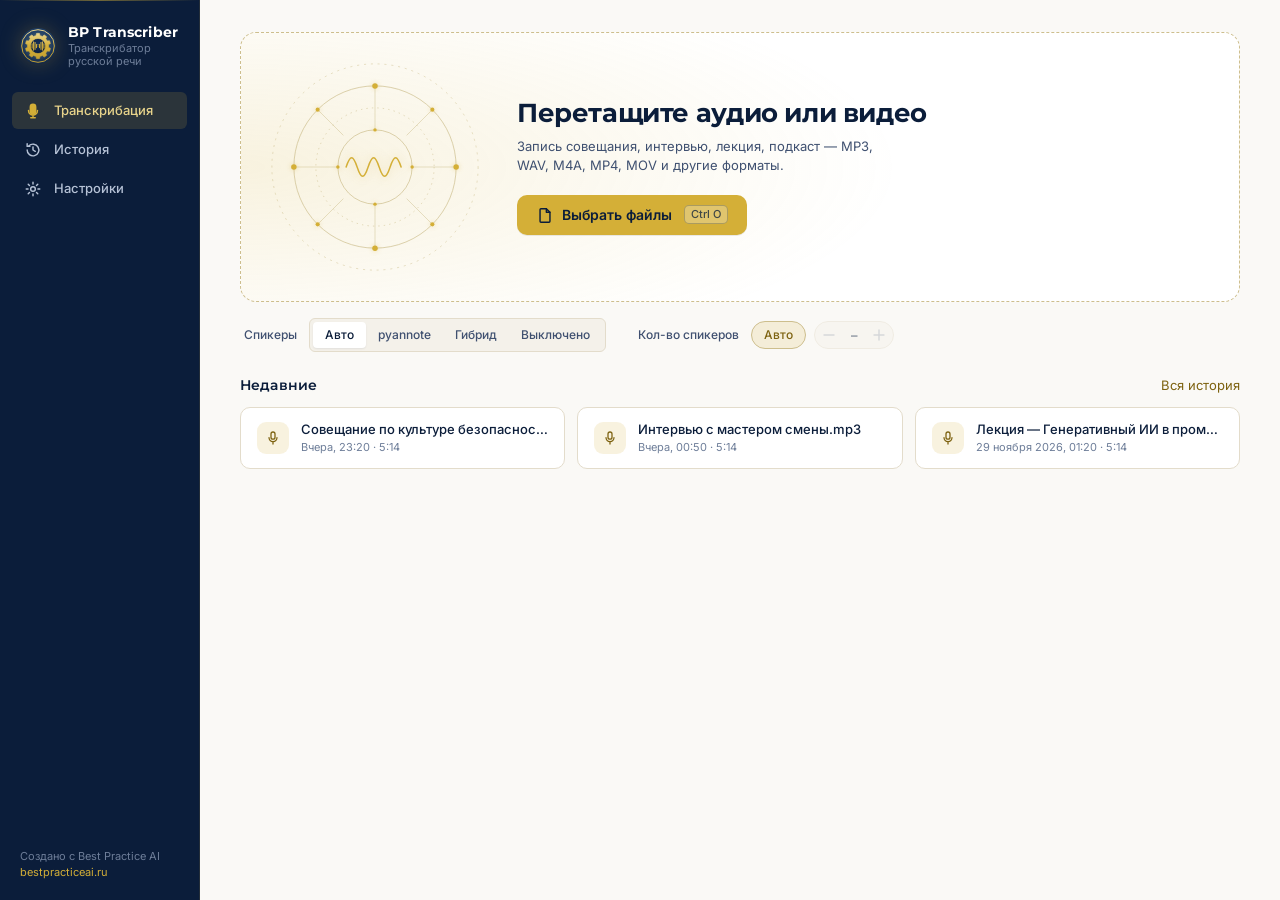
<file: bp_transcriber/ui/index.html>
<!doctype html>
<html lang="ru" data-theme="dark">
<head>
  <meta charset="utf-8">
  <meta name="viewport" content="width=device-width, initial-scale=1">
  <title>BP Transcriber</title>
  <link rel="icon" href="img/logo-mark.svg" type="image/svg+xml">
  <link rel="stylesheet" href="css/tokens.css">
  <link rel="stylesheet" href="css/app.css">
  <script>
    // window.bp must exist before the backend is ready: events that arrive before the
    // ES modules load are queued here and drained by js/api.js.
    window.bp = { _queue: [], onEvent: function (evt) { window.bp._queue.push(evt); } };
    window.addEventListener('pywebviewready', function () { window.bp._ready = true; });
    // Apply the saved theme before first paint to avoid a flash.
    try {
      var t = localStorage.getItem('bp.theme');
      if (t === 'system' || !t) t = matchMedia('(prefers-color-scheme: light)').matches ? 'light' : 'dark';
      document.documentElement.setAttribute('data-theme', t);
    } catch (e) {}
  </script>
</head>
<body>
  <div id="app" class="app" aria-busy="true">
    <aside class="sidebar" aria-label="Навигация">
      <div class="brand">
        <img class="brand__mark" src="img/logo-mark.svg" alt="" width="36" height="36">
        <div class="brand__text">
          <div class="brand__name">BP Transcriber</div>
          <div class="brand__sub">Транскрибатор русской речи</div>
        </div>
      </div>
      <nav class="nav" id="nav">
        <button class="nav__item is-active" data-view="transcribe" type="button">
          <svg class="nav__icon" viewBox="0 0 20 20" aria-hidden="true"><path d="M10 2.5a3 3 0 0 0-3 3v5a3 3 0 0 0 6 0v-5a3 3 0 0 0-3-3Z"/><path d="M5 9.5a5 5 0 0 0 10 0M10 14.5v3M7.5 17.5h5" fill="none"/></svg>
          <span>Транскрибация</span>
          <span class="nav__badge" id="nav-badge-jobs" hidden></span>
        </button>
        <button class="nav__item" data-view="history" type="button">
          <svg class="nav__icon" viewBox="0 0 20 20" aria-hidden="true"><path d="M3.5 10a6.5 6.5 0 1 0 1.9-4.6M3.5 3v3h3M10 6.5V10l2.5 1.5" fill="none"/></svg>
          <span>История</span>
        </button>
        <button class="nav__item" data-view="settings" type="button">
          <svg class="nav__icon" viewBox="0 0 20 20" aria-hidden="true"><circle cx="10" cy="10" r="2.6" fill="none"/><path d="M10 2.5v2M10 15.5v2M2.5 10h2M15.5 10h2M4.7 4.7l1.4 1.4M13.9 13.9l1.4 1.4M4.7 15.3l1.4-1.4M13.9 6.1l1.4-1.4" fill="none"/></svg>
          <span>Настройки</span>
        </button>
      </nav>
      <div class="sidebar__spacer"></div>
      <div class="sidebar__footer">
        <a href="#" class="footer-link" data-url="https://bestpracticeai.ru">Создано с Best Practice AI<br><span>bestpracticeai.ru</span></a>
      </div>
    </aside>

    <main class="main" id="view" tabindex="-1"></main>
  </div>

  <div id="toasts" class="toasts" aria-live="polite" aria-relevant="additions"></div>
  <div id="overlays"></div>

  <script type="module" src="js/main.js"></script>
</body>
</html>
</file>
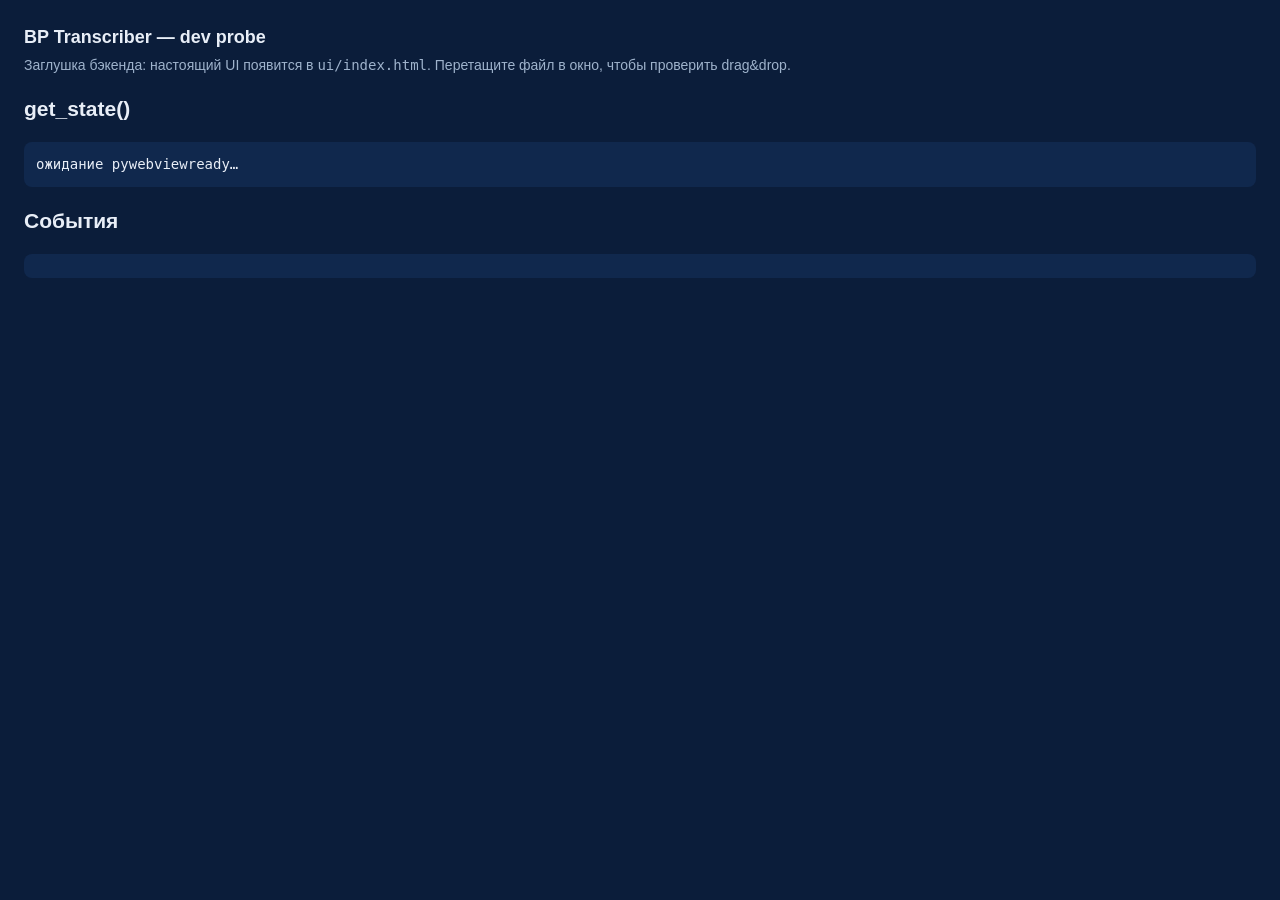
<file: bp_transcriber/ui/_dev_probe.html>
<!doctype html>
<html lang="ru">
<head>
<meta charset="utf-8">
<meta name="viewport" content="width=device-width, initial-scale=1">
<title>BP Transcriber — dev probe</title>
<style>
  :root { color-scheme: dark light; }
  body { margin: 0; padding: 24px; background: #0B1D3A; color: #E8EEF7;
         font: 14px/1.5 -apple-system, "Segoe UI", Arial, sans-serif; }
  h1 { font-size: 18px; margin: 0 0 4px; }
  p { margin: 0 0 16px; color: #9FB3CC; }
  pre { background: #10284D; padding: 12px; border-radius: 8px; overflow: auto; max-height: 45vh;
        white-space: pre-wrap; word-break: break-word; }
</style>
</head>
<body>
<h1>BP Transcriber — dev probe</h1>
<p>Заглушка бэкенда: настоящий UI появится в <code>ui/index.html</code>. Перетащите файл в окно, чтобы проверить drag&amp;drop.</p>
<h2>get_state()</h2>
<pre id="state">ожидание pywebviewready…</pre>
<h2>События</h2>
<pre id="events"></pre>
<script>
  window.bp = {
    onEvent: function (event) {
      var el = document.getElementById("events");
      el.textContent = JSON.stringify(event) + "\n" + el.textContent.slice(0, 20000);
    }
  };
  window.addEventListener("pywebviewready", function () {
    window.pywebview.api.get_state().then(function (state) {
      document.getElementById("state").textContent = JSON.stringify(state, null, 2);
    }).catch(function (err) {
      document.getElementById("state").textContent = "Ошибка: " + (err && err.message);
    });
  });
</script>
</body>
</html>
</file>
<file: bp_transcriber/ui/css/tokens.css>
/* BP Transcriber — design tokens.
   Brand: Best Practice (Dark Blue #0B1D3A, Gold #D4AF37, Steel #1E3A5F, Beige #F5DEB3, Light BG #FAF9F6).
   Dark theme is the default; the light theme overrides the same tokens under [data-theme="light"].
   The sidebar is always navy in both themes (brand anchor). */

@font-face { font-family: "Montserrat"; font-style: normal; font-weight: 600; font-display: swap;
  src: url("../fonts/montserrat-cyrillic-600-normal.woff2") format("woff2");
  unicode-range: U+0301, U+0400-045F, U+0490-0491, U+04B0-04B1, U+2116; }
@font-face { font-family: "Montserrat"; font-style: normal; font-weight: 600; font-display: swap;
  src: url("../fonts/montserrat-latin-600-normal.woff2") format("woff2");
  unicode-range: U+0000-00FF, U+0131, U+0152-0153, U+02BB-02BC, U+02C6, U+02DA, U+02DC, U+0304, U+0308, U+0329, U+2000-206F, U+2074, U+20AC, U+2122, U+2191, U+2193, U+2212, U+2215, U+FEFF, U+FFFD; }
@font-face { font-family: "Montserrat"; font-style: normal; font-weight: 700; font-display: swap;
  src: url("../fonts/montserrat-cyrillic-700-normal.woff2") format("woff2");
  unicode-range: U+0301, U+0400-045F, U+0490-0491, U+04B0-04B1, U+2116; }
@font-face { font-family: "Montserrat"; font-style: normal; font-weight: 700; font-display: swap;
  src: url("../fonts/montserrat-latin-700-normal.woff2") format("woff2");
  unicode-range: U+0000-00FF, U+0131, U+0152-0153, U+02BB-02BC, U+02C6, U+02DA, U+02DC, U+0304, U+0308, U+0329, U+2000-206F, U+2074, U+20AC, U+2122, U+2191, U+2193, U+2212, U+2215, U+FEFF, U+FFFD; }

@font-face { font-family: "Inter"; font-style: normal; font-weight: 400; font-display: swap;
  src: url("../fonts/inter-cyrillic-400-normal.woff2") format("woff2");
  unicode-range: U+0301, U+0400-045F, U+0490-0491, U+04B0-04B1, U+2116; }
@font-face { font-family: "Inter"; font-style: normal; font-weight: 400; font-display: swap;
  src: url("../fonts/inter-latin-400-normal.woff2") format("woff2");
  unicode-range: U+0000-00FF, U+0131, U+0152-0153, U+02BB-02BC, U+02C6, U+02DA, U+02DC, U+0304, U+0308, U+0329, U+2000-206F, U+2074, U+20AC, U+2122, U+2191, U+2193, U+2212, U+2215, U+FEFF, U+FFFD; }
@font-face { font-family: "Inter"; font-style: normal; font-weight: 500; font-display: swap;
  src: url("../fonts/inter-cyrillic-500-normal.woff2") format("woff2");
  unicode-range: U+0301, U+0400-045F, U+0490-0491, U+04B0-04B1, U+2116; }
@font-face { font-family: "Inter"; font-style: normal; font-weight: 500; font-display: swap;
  src: url("../fonts/inter-latin-500-normal.woff2") format("woff2");
  unicode-range: U+0000-00FF, U+0131, U+0152-0153, U+02BB-02BC, U+02C6, U+02DA, U+02DC, U+0304, U+0308, U+0329, U+2000-206F, U+2074, U+20AC, U+2122, U+2191, U+2193, U+2212, U+2215, U+FEFF, U+FFFD; }
@font-face { font-family: "Inter"; font-style: normal; font-weight: 600; font-display: swap;
  src: url("../fonts/inter-cyrillic-600-normal.woff2") format("woff2");
  unicode-range: U+0301, U+0400-045F, U+0490-0491, U+04B0-04B1, U+2116; }
@font-face { font-family: "Inter"; font-style: normal; font-weight: 600; font-display: swap;
  src: url("../fonts/inter-latin-600-normal.woff2") format("woff2");
  unicode-range: U+0000-00FF, U+0131, U+0152-0153, U+02BB-02BC, U+02C6, U+02DA, U+02DC, U+0304, U+0308, U+0329, U+2000-206F, U+2074, U+20AC, U+2122, U+2191, U+2193, U+2212, U+2215, U+FEFF, U+FFFD; }

:root {
  /* Brand constants (theme-independent) */
  --brand-navy: #0B1D3A;
  --brand-gold: #D4AF37;
  --brand-gold-medium: #C4A032;
  --brand-gold-soft: #E8D48B;
  --brand-steel: #1E3A5F;
  --brand-steel-light: #2A4F7A;
  --brand-beige: #F5DEB3;
  --brand-light: #FAF9F6;

  /* Typography */
  --font-display: "Montserrat", "Inter", system-ui, -apple-system, "Segoe UI", sans-serif;
  --font-ui: "Inter", system-ui, -apple-system, "Segoe UI", Roboto, sans-serif;
  --font-mono: ui-monospace, "SF Mono", Menlo, Consolas, monospace;
  --fs-xs: 11px;
  --fs-sm: 12px;
  --fs-base: 13px;
  --fs-md: 14px;
  --fs-lg: 16px;
  --fs-xl: 20px;
  --fs-2xl: 26px;
  --fs-read: 15px;          /* transcript body */
  --lh-tight: 1.25;
  --lh-ui: 1.45;
  --lh-read: 1.65;

  /* Spacing (4px grid) */
  --sp-1: 4px; --sp-2: 8px; --sp-3: 12px; --sp-4: 16px; --sp-5: 20px; --sp-6: 24px; --sp-8: 32px; --sp-10: 40px; --sp-12: 48px;
  --radius-sm: 6px; --radius: 10px; --radius-lg: 16px; --radius-pill: 999px;
  --sidebar-w: 200px;
  --player-h: 64px;

  /* Motion */
  --ease: cubic-bezier(.2,.7,.2,1);
  --dur-fast: 120ms; --dur: 200ms; --dur-slow: 360ms;

  /* ---------- Dark theme (default) ---------- */
  --bg: #0B1D3A;
  --bg-deep: #081529;
  --surface: #11284D;
  --surface-2: #163159;
  --surface-3: #1D3B66;
  --border: rgba(212, 175, 55, .14);
  --border-strong: rgba(212, 175, 55, .32);
  --divider: rgba(255, 255, 255, .07);

  --text: #EEF2F8;
  --text-2: #B6C2D6;
  --text-3: #7F90AB;
  --text-inverse: #0B1D3A;

  --accent: #D4AF37;
  --accent-hover: #E0BE4E;
  --accent-active: #C4A032;
  --accent-text: #E8D48B;         /* gold used as text on dark — AA for 13px+ (6.9:1) */
  --accent-soft: rgba(212, 175, 55, .12);
  --accent-glow: rgba(212, 175, 55, .35);
  --on-accent: #0B1D3A;

  --callout-bg: rgba(245, 222, 179, .09);
  --callout-border: rgba(245, 222, 179, .28);
  --callout-text: #F5DEB3;

  --success: #5FC48F; --success-soft: rgba(95, 196, 143, .14);
  --warning: #E9B84A; --warning-soft: rgba(233, 184, 74, .14);
  --danger: #F07C7C;  --danger-soft: rgba(240, 124, 124, .14);
  --info: #7FB2F0;    --info-soft: rgba(127, 178, 240, .14);

  --focus-ring: 0 0 0 2px var(--bg), 0 0 0 4px var(--accent);
  --shadow-sm: 0 1px 2px rgba(0,0,0,.3);
  --shadow: 0 6px 20px rgba(0,0,0,.35), 0 1px 3px rgba(0,0,0,.3);
  --shadow-lg: 0 24px 60px rgba(0,0,0,.5), 0 2px 6px rgba(0,0,0,.35);
  --overlay: rgba(4, 11, 24, .72);

  --sidebar-bg: #081529;
  --sidebar-text: #B6C2D6;
  --sidebar-active: rgba(212, 175, 55, .14);

  /* Speaker palette (8), tuned for dark surfaces */
  --spk-0: #E2BE4E;  /* gold */
  --spk-1: #5CC4B6;  /* teal */
  --spk-2: #F08E73;  /* coral */
  --spk-3: #A89AF0;  /* lavender */
  --spk-4: #6FB3F2;  /* sky */
  --spk-5: #93CF8C;  /* sage */
  --spk-6: #E899C3;  /* rose */
  --spk-7: #F0B35A;  /* amber */

  --scrollbar: rgba(255,255,255,.18);
  color-scheme: dark;
}

[data-theme="light"] {
  --bg: #FAF9F6;
  --bg-deep: #F2EFE8;
  --surface: #FFFFFF;
  --surface-2: #F4F1EA;
  --surface-3: #ECE7DC;
  --border: #E3DCCB;
  --border-strong: #CDBE8D;
  --divider: rgba(11, 29, 58, .08);

  --text: #0B1D3A;
  --text-2: #3F5070;
  --text-3: #6E7E99;
  --text-inverse: #FAF9F6;

  --accent: #D4AF37;
  --accent-hover: #C4A032;
  --accent-active: #B08F24;
  --accent-text: #7D6210;         /* darker gold for small text on light — 5.6:1 */
  --accent-soft: rgba(212, 175, 55, .16);
  --accent-glow: rgba(212, 175, 55, .40);
  --on-accent: #0B1D3A;

  --callout-bg: #F5DEB3;
  --callout-border: #E7CB8E;
  --callout-text: #4A3A0E;

  --success: #1F8A5A; --success-soft: rgba(31, 138, 90, .12);
  --warning: #9A6A00; --warning-soft: rgba(212, 175, 55, .18);
  --danger: #C23B3B;  --danger-soft: rgba(194, 59, 59, .10);
  --info: #1E5FA8;    --info-soft: rgba(30, 95, 168, .10);

  --focus-ring: 0 0 0 2px var(--bg), 0 0 0 4px var(--brand-steel);
  --shadow-sm: 0 1px 2px rgba(11,29,58,.08);
  --shadow: 0 6px 20px rgba(11,29,58,.10), 0 1px 3px rgba(11,29,58,.08);
  --shadow-lg: 0 24px 60px rgba(11,29,58,.18), 0 2px 6px rgba(11,29,58,.08);
  --overlay: rgba(11, 29, 58, .45);

  --sidebar-bg: #0B1D3A;
  --sidebar-text: #B6C2D6;
  --sidebar-active: rgba(212, 175, 55, .16);

  --spk-0: #8A6A10;
  --spk-1: #137A6E;
  --spk-2: #B9472B;
  --spk-3: #5B4BB5;
  --spk-4: #1C64B0;
  --spk-5: #3B7F36;
  --spk-6: #A8397A;
  --spk-7: #A86A0C;

  --scrollbar: rgba(11,29,58,.22);
  color-scheme: light;
}
</file>
<file: bp_transcriber/ui/css/app.css>
/* BP Transcriber — application styles. Tokens live in tokens.css. */

/* ---------- Base ---------- */
*, *::before, *::after { box-sizing: border-box; }
html, body { height: 100%; margin: 0; }
body {
  font: 400 var(--fs-base)/var(--lh-ui) var(--font-ui);
  color: var(--text);
  background: var(--bg);
  -webkit-font-smoothing: antialiased;
  -moz-osx-font-smoothing: grayscale;
  text-rendering: optimizeLegibility;
  overflow: hidden;
  user-select: none;
  -webkit-user-select: none;
  cursor: default;
}
img, svg { display: block; }
[hidden] { display: none !important; }
button, input, select { font: inherit; color: inherit; }
button { cursor: default; }
h1, h2, h3, p { margin: 0; }
ul, ol { margin: 0; padding: 0; list-style: none; }
::selection { background: var(--accent-soft); }
:focus { outline: none; }
:focus-visible { box-shadow: var(--focus-ring); border-radius: var(--radius-sm); }
input:focus-visible, select:focus-visible { box-shadow: var(--focus-ring); }

::-webkit-scrollbar { width: 10px; height: 10px; }
::-webkit-scrollbar-thumb { background: var(--scrollbar); border-radius: 10px; border: 2px solid transparent; background-clip: padding-box; }
::-webkit-scrollbar-track { background: transparent; }

.h1 { font: 700 var(--fs-xl)/var(--lh-tight) var(--font-display); letter-spacing: -.01em; color: var(--text); }
.h2 { font: 600 var(--fs-md)/var(--lh-tight) var(--font-display); letter-spacing: .01em; color: var(--text); }
.muted { color: var(--text-3); }
.link { color: var(--accent-text); background: none; border: 0; padding: 0; text-decoration: none; cursor: pointer; font: inherit; display: inline-flex; align-items: center; gap: 2px; }
.link:hover { color: var(--accent-hover); text-decoration: underline; text-underline-offset: 2px; }
[data-theme="light"] .link:hover { color: var(--accent-active); }
.dot { display: inline-block; width: 3px; height: 3px; border-radius: 50%; background: var(--text-3); margin: 0 var(--sp-2); vertical-align: middle; }
kbd.kbd { font: 500 var(--fs-xs)/1 var(--font-ui); padding: 3px 6px; border-radius: 5px; border: 1px solid var(--border-strong); color: var(--text-2); background: var(--surface); }
kbd.kbd--on-accent { border-color: rgba(11,29,58,.25); color: rgba(11,29,58,.75); background: rgba(255,255,255,.28); }

.icon { display: inline-flex; width: 18px; height: 18px; flex: none; }
.icon svg { width: 100%; height: 100%; stroke: currentColor; stroke-width: 1.6; stroke-linecap: round; stroke-linejoin: round; fill: currentColor; }
.icon svg [fill="none"] { fill: none; }
.icon--caret { width: 14px; height: 14px; opacity: .7; margin-left: -2px; }
.icon--ext { width: 12px; height: 12px; opacity: .7; }
.icon--ok { color: var(--success); }
.icon--warn { color: var(--warning); }
.icon--dot { width: 18px; height: 18px; position: relative; }
.icon--dot::after { content: ""; position: absolute; inset: 6px; border-radius: 50%; border: 1.5px solid var(--text-3); }

/* ---------- Layout ---------- */
.app { display: grid; grid-template-columns: var(--sidebar-w) 1fr; height: 100vh; }
.main { position: relative; min-width: 0; overflow: auto; display: flex; flex-direction: column; }
.main[data-view="transcript"] { overflow: hidden; }
.view { display: flex; flex-direction: column; min-height: 100%; padding: var(--sp-8) var(--sp-10) var(--sp-10); gap: var(--sp-6); }
.view-head { display: flex; align-items: flex-start; justify-content: space-between; gap: var(--sp-6); }
.view-head__sub { color: var(--text-3); margin-top: var(--sp-1); }

/* Sidebar: always navy, brand anchor in both themes */
.sidebar {
  background: var(--sidebar-bg);
  color: var(--sidebar-text);
  display: flex; flex-direction: column;
  padding: var(--sp-6) var(--sp-3) var(--sp-5);
  border-right: 1px solid rgba(212,175,55,.12);
  position: relative;
}
.sidebar::before { /* hairline gold glow at the top */
  content: ""; position: absolute; left: 0; right: 0; top: 0; height: 1px;
  background: linear-gradient(90deg, transparent, rgba(212,175,55,.5), transparent);
}
.brand { display: flex; align-items: center; gap: var(--sp-3); padding: 0 var(--sp-2) var(--sp-6); }
.brand__mark { width: 36px; height: 36px; flex: none; filter: drop-shadow(0 0 10px rgba(212,175,55,.25)); }
.brand__name { font: 700 var(--fs-md)/1.15 var(--font-display); color: #FFFFFF; letter-spacing: .01em; }
.brand__sub { font-size: var(--fs-xs); color: var(--text-3); margin-top: 2px; line-height: 1.2; }
.nav { display: flex; flex-direction: column; gap: 2px; }
.nav__item {
  display: flex; align-items: center; gap: var(--sp-3);
  width: 100%; padding: 9px var(--sp-3); border: 0; border-radius: var(--radius-sm);
  background: transparent; color: var(--sidebar-text); font-weight: 500; text-align: left;
  transition: background var(--dur-fast) var(--ease), color var(--dur-fast) var(--ease);
}
.nav__item:hover { background: rgba(255,255,255,.05); color: #fff; }
.nav__item.is-active { background: var(--sidebar-active); color: var(--brand-gold-soft); }
.nav__item.is-active .nav__icon { color: var(--brand-gold); }
.nav__icon { width: 18px; height: 18px; stroke: currentColor; stroke-width: 1.6; stroke-linecap: round; stroke-linejoin: round; fill: currentColor; flex: none; }
.nav__icon [fill="none"] { fill: none; }
.nav__badge { margin-left: auto; min-width: 18px; height: 18px; padding: 0 5px; border-radius: 9px; background: var(--brand-gold); color: var(--brand-navy); font: 600 var(--fs-xs)/18px var(--font-ui); text-align: center; }
.sidebar__spacer { flex: 1; }
.sidebar__footer { padding: 0 var(--sp-2); }
.footer-link { display: block; font-size: var(--fs-xs); line-height: 1.4; color: var(--text-3); text-decoration: none; }
.footer-link span { color: var(--brand-gold); }
.footer-link:hover span { text-decoration: underline; text-underline-offset: 2px; }

/* ---------- Buttons ---------- */
.btn {
  display: inline-flex; align-items: center; justify-content: center; gap: var(--sp-2);
  height: 34px; padding: 0 14px; border-radius: var(--radius-sm); border: 1px solid transparent;
  font-weight: 500; font-size: var(--fs-base); white-space: nowrap;
  transition: background var(--dur-fast) var(--ease), border-color var(--dur-fast) var(--ease), color var(--dur-fast) var(--ease), transform var(--dur-fast) var(--ease), box-shadow var(--dur-fast) var(--ease);
}
.btn:disabled { opacity: .5; pointer-events: none; }
.btn:active { transform: translateY(1px); }
.btn--primary { background: var(--accent); color: var(--on-accent); font-weight: 600; box-shadow: 0 1px 0 rgba(0,0,0,.08), 0 0 0 0 var(--accent-glow); }
.btn--primary:hover { background: var(--accent-hover); box-shadow: 0 2px 10px var(--accent-glow); }
.btn--primary:active { background: var(--accent-active); }
.btn--ghost { background: var(--surface-2); border-color: var(--border); color: var(--text); }
.btn--ghost:hover { background: var(--surface-3); border-color: var(--border-strong); }
.btn--danger { background: var(--danger); color: #fff; font-weight: 600; }
.btn--danger:hover { filter: brightness(1.08); }
.btn--danger-text { color: var(--danger); }
.btn--icon { width: 34px; padding: 0; background: transparent; color: var(--text-2); }
.btn--icon:hover { background: var(--surface-2); color: var(--text); }
.btn--sm { height: 28px; padding: 0 10px; font-size: var(--fs-sm); }
.btn--sm.btn--icon { width: 28px; }
.btn--lg { height: 40px; padding: 0 18px; font-size: var(--fs-md); border-radius: var(--radius); }

.pill { display: inline-flex; align-items: center; gap: 5px; height: 22px; padding: 0 9px; border-radius: var(--radius-pill); font-size: var(--fs-xs); font-weight: 600; letter-spacing: .02em; white-space: nowrap; }
.pill .icon { width: 13px; height: 13px; }
.pill--muted { background: var(--surface-3); color: var(--text-2); }
.pill--active { background: var(--accent-soft); color: var(--accent-text); }
.pill--success { background: var(--success-soft); color: var(--success); }
.pill--warning { background: var(--warning-soft); color: var(--warning); }
.pill--danger { background: var(--danger-soft); color: var(--danger); }
.pill__pulse { width: 7px; height: 7px; border-radius: 50%; background: var(--accent); animation: pulse 1.4s ease-in-out infinite; }

/* ---------- Form controls ---------- */
.input, .select, .search__input {
  height: 34px; padding: 0 10px; border-radius: var(--radius-sm);
  border: 1px solid var(--border); background: var(--surface); color: var(--text);
  user-select: text; -webkit-user-select: text; cursor: text;
  transition: border-color var(--dur-fast) var(--ease);
}
.input::placeholder, .search__input::placeholder { color: var(--text-3); }
.input:hover, .select:hover { border-color: var(--border-strong); }
.select { cursor: default; padding-right: 28px; appearance: none; -webkit-appearance: none;
  background-image: url("data:image/svg+xml,%3Csvg xmlns='http://www.w3.org/2000/svg' viewBox='0 0 20 20' fill='none' stroke='%237F90AB' stroke-width='1.6' stroke-linecap='round' stroke-linejoin='round'%3E%3Cpath d='m5.5 8 4.5 4.5L14.5 8'/%3E%3C/svg%3E");
  background-repeat: no-repeat; background-position: right 8px center; background-size: 16px; min-width: 220px; }
.input-wrap { position: relative; display: flex; flex: 1; min-width: 200px; }
.input-wrap .input { flex: 1; padding-right: 36px; font-family: var(--font-mono); font-size: var(--fs-sm); letter-spacing: .04em; }
.input-wrap .token__eye { position: absolute; right: 3px; top: 3px; }

.segmented { display: inline-flex; padding: 3px; border-radius: var(--radius-sm); background: var(--surface-2); border: 1px solid var(--border); }
.segmented__item { position: relative; height: 26px; padding: 0 12px; border: 0; border-radius: 4px; background: transparent; color: var(--text-2); font-weight: 500; font-size: var(--fs-sm); transition: background var(--dur-fast) var(--ease), color var(--dur-fast) var(--ease); }
.segmented__item:hover { color: var(--text); }
.segmented__item.is-active { background: var(--surface); color: var(--text); box-shadow: var(--shadow-sm); }
[data-theme="dark"] .segmented__item.is-active { background: var(--surface-3); color: var(--accent-text); }
.segmented__dot { position: absolute; top: 4px; right: 4px; width: 6px; height: 6px; border-radius: 50%; background: var(--warning); }

.switch { position: relative; width: 40px; height: 24px; border-radius: 12px; border: 0; background: var(--surface-3); transition: background var(--dur) var(--ease); flex: none; }
.switch__knob { position: absolute; top: 3px; left: 3px; width: 18px; height: 18px; border-radius: 50%; background: #fff; box-shadow: 0 1px 2px rgba(0,0,0,.3); transition: transform var(--dur) var(--ease); }
.switch.is-on { background: var(--accent); }
.switch.is-on .switch__knob { transform: translateX(16px); }

.check { display: inline-flex; align-items: center; gap: 6px; padding: 4px 8px 4px 4px; border-radius: var(--radius-sm); }
.check input { appearance: none; -webkit-appearance: none; width: 16px; height: 16px; margin: 0; border-radius: 4px; border: 1.5px solid var(--border-strong); background: var(--surface); position: relative; }
.check input:checked { background: var(--accent); border-color: var(--accent); }
.check input:checked::after { content: ""; position: absolute; left: 4.5px; top: 1.5px; width: 4px; height: 8px; border: solid var(--on-accent); border-width: 0 2px 2px 0; transform: rotate(45deg); }
.checks { display: flex; flex-wrap: wrap; gap: 2px var(--sp-2); }

.chip-toggle { height: 28px; padding: 0 12px; border-radius: var(--radius-pill); border: 1px solid var(--border); background: var(--surface-2); color: var(--text-2); font-size: var(--fs-sm); font-weight: 500; }
.chip-toggle.is-active { background: var(--accent-soft); border-color: var(--border-strong); color: var(--accent-text); }
.stepper { display: inline-flex; align-items: center; border: 1px solid var(--border); border-radius: var(--radius-pill); background: var(--surface-2); height: 28px; transition: opacity var(--dur-fast); }
.stepper.is-disabled { opacity: .45; }
.stepper__btn { width: 28px; height: 26px; border: 0; background: transparent; color: var(--text-2); display: inline-flex; align-items: center; justify-content: center; border-radius: 13px; }
.stepper__btn:hover:not(:disabled) { color: var(--text); background: var(--surface-3); }
.stepper__btn:disabled { opacity: .4; }
.stepper__value { min-width: 22px; text-align: center; font-weight: 600; font-variant-numeric: tabular-nums; }

.search { position: relative; display: flex; align-items: center; gap: 4px; }
.search__icon { position: absolute; left: 9px; color: var(--text-3); pointer-events: none; width: 16px; height: 16px; }
.search__input { width: 260px; padding-left: 30px; }
.search--wide .search__input { width: 320px; }
.search__count { font-size: var(--fs-xs); color: var(--text-3); white-space: nowrap; margin: 0 4px; font-variant-numeric: tabular-nums; }
.search.is-empty .search__count { color: var(--warning); }

/* ---------- Dropdown menu ---------- */
.dropdown { position: relative; }
.menu {
  position: absolute; top: calc(100% + 6px); left: 0; z-index: 30; min-width: 200px; padding: 5px;
  background: var(--surface); border: 1px solid var(--border-strong); border-radius: var(--radius); box-shadow: var(--shadow-lg);
  opacity: 0; transform: translateY(-4px); transition: opacity var(--dur-fast) var(--ease), transform var(--dur-fast) var(--ease);
}
.menu--right, .menu.menu--right { left: auto; right: 0; }
.menu--up { top: auto; bottom: calc(100% + 6px); }
.menu.is-in { opacity: 1; transform: none; }
.menu__item { display: flex; align-items: center; justify-content: space-between; gap: var(--sp-4); width: 100%; padding: 7px 10px; border: 0; border-radius: 6px; background: transparent; color: var(--text); text-align: left; }
.menu__item:hover, .menu__item:focus-visible { background: var(--accent-soft); box-shadow: none; }
.menu__item:disabled { opacity: .5; }
.menu__hint { font-size: var(--fs-xs); color: var(--accent-text); }
.menu__sep { height: 1px; margin: 5px 4px; background: var(--divider); }

/* ---------- Cards / sections ---------- */
.card { background: var(--surface); border: 1px solid var(--border); border-radius: var(--radius-lg); padding: var(--sp-5) var(--sp-6); display: flex; flex-direction: column; gap: var(--sp-4); }
.card__title { padding-bottom: var(--sp-2); border-bottom: 1px solid var(--divider); }
.card.is-highlight { border-color: var(--border-strong); box-shadow: 0 0 0 4px var(--accent-soft); }

.callout { display: flex; align-items: center; gap: var(--sp-3); padding: var(--sp-3) var(--sp-4); border-radius: var(--radius); background: var(--callout-bg); border: 1px solid var(--callout-border); color: var(--callout-text); }
.callout__icon { color: var(--accent); }
.callout__body { flex: 1; }
.callout__body strong { font-weight: 600; }

.progress { height: 6px; border-radius: 3px; background: var(--surface-3); overflow: hidden; }
.progress__fill { height: 100%; width: 0; border-radius: 3px; background: linear-gradient(90deg, var(--brand-gold-medium), var(--brand-gold), var(--brand-gold-soft)); transition: width var(--dur) linear; }

/* ---------- Transcribe view ---------- */
.hero { display: flex; flex-direction: column; gap: var(--sp-4); }
.dropzone {
  position: relative; display: grid; grid-template-columns: 220px 1fr; align-items: center; gap: var(--sp-8);
  padding: var(--sp-6) var(--sp-10) var(--sp-6) var(--sp-6); min-height: 240px;
  border: 1.5px dashed var(--border-strong); border-radius: var(--radius-lg);
  background: radial-gradient(120% 140% at 0% 50%, var(--accent-soft) 0%, transparent 55%), var(--surface);
  transition: border-color var(--dur) var(--ease), box-shadow var(--dur) var(--ease), background var(--dur) var(--ease);
  overflow: hidden;
}
.dropzone:hover { border-color: var(--accent); }
.dropzone:focus-visible { box-shadow: var(--focus-ring); border-radius: var(--radius-lg); }
.is-dragging .dropzone { border-color: var(--accent); border-style: solid; box-shadow: 0 0 0 6px var(--accent-soft), 0 0 60px var(--accent-glow); background: radial-gradient(120% 140% at 0% 50%, var(--accent-soft) 0%, transparent 70%), var(--surface); }
.is-dragging .dropzone__title { color: var(--accent-text); }
.is-dragging .dropzone .rings__nodes circle { animation: nodeGlow 1.2s ease-in-out infinite; }
.is-dragging .dropzone .rings__orbits { animation: spin 24s linear infinite; }
.dropzone__art { display: flex; align-items: center; justify-content: center; }
.rings { width: 220px; height: 220px; overflow: visible; }
.rings__orbits circle { stroke: var(--border-strong); stroke-width: 1; }
.rings__orbits circle:nth-child(1) { stroke-dasharray: 3 7; opacity: .7; }
.rings__orbits circle:nth-child(3) { stroke-dasharray: 2 6; opacity: .8; }
.rings__links path { stroke: var(--border-strong); stroke-width: 1; opacity: .7; }
.rings__nodes circle { fill: var(--accent); filter: drop-shadow(0 0 4px var(--accent-glow)); }
.rings__wave path { stroke: var(--accent); stroke-width: 2.2; stroke-linecap: round; filter: drop-shadow(0 0 8px var(--accent-glow)); }
.rings__orbits, .rings__nodes { transform-origin: 160px 160px; }
.dropzone__title { font: 700 var(--fs-2xl)/1.15 var(--font-display); letter-spacing: -.015em; }
.dropzone__hint { color: var(--text-2); margin-top: var(--sp-2); max-width: 46ch; }
.dropzone__actions { display: flex; align-items: center; gap: var(--sp-4); margin-top: var(--sp-5); }
.dropzone__actions .kbd { margin-left: 4px; }

.options { display: flex; flex-wrap: wrap; align-items: center; gap: var(--sp-4) var(--sp-8); padding: 0 var(--sp-1); }
.options__group { display: flex; align-items: center; gap: var(--sp-3); }
.options__label { font-size: var(--fs-sm); font-weight: 500; color: var(--text-2); }
.options__count { display: inline-flex; align-items: center; gap: var(--sp-2); }
.options__hint { font-size: var(--fs-sm); color: var(--text-2); padding: var(--sp-2) var(--sp-3); border-radius: var(--radius-sm); background: var(--callout-bg); border: 1px solid var(--callout-border); }
.options__hint[hidden] { display: none; }

.queue { display: flex; flex-direction: column; gap: var(--sp-3); }
.queue__head { display: flex; align-items: baseline; gap: var(--sp-3); }
.queue__count { font-size: var(--fs-sm); color: var(--text-3); }
.queue__list { display: flex; flex-direction: column; gap: var(--sp-3); }

.recent { display: flex; flex-direction: column; gap: var(--sp-3); }
.recent .queue__head { justify-content: space-between; }
.recent__list { display: grid; grid-template-columns: repeat(auto-fill, minmax(260px, 1fr)); gap: var(--sp-3); }
.recent__item { display: flex; align-items: center; gap: var(--sp-3); padding: var(--sp-3) var(--sp-4); border: 1px solid var(--border); border-radius: var(--radius); background: var(--surface); text-align: left; min-width: 0; transition: border-color var(--dur-fast), background var(--dur-fast); }
.recent__item:hover { border-color: var(--border-strong); background: var(--surface-2); }
.recent__icon { width: 32px; height: 32px; border-radius: 9px; background: var(--accent-soft); color: var(--accent-text); display: inline-flex; align-items: center; justify-content: center; flex: none; }
.recent__icon .icon { width: 16px; height: 16px; }
.recent__main { display: flex; flex-direction: column; min-width: 0; }
.recent__name { font-weight: 500; white-space: nowrap; overflow: hidden; text-overflow: ellipsis; }
.recent__meta { font-size: var(--fs-xs); color: var(--text-3); margin-top: 1px; }

.job { position: relative; background: var(--surface); border: 1px solid var(--border); border-radius: var(--radius-lg); padding: var(--sp-4) var(--sp-5) var(--sp-5); display: flex; flex-direction: column; gap: var(--sp-4); overflow: hidden; animation: cardIn var(--dur-slow) var(--ease) both; }
.job[data-status="running"] { border-color: var(--border-strong); }
.job[data-status="error"] { border-color: rgba(240,124,124,.4); }
.job__head { display: flex; align-items: center; gap: var(--sp-3); }
.job__icon { width: 36px; height: 36px; border-radius: 10px; background: var(--accent-soft); color: var(--accent-text); display: flex; align-items: center; justify-content: center; flex: none; }
.job__meta { flex: 1; min-width: 0; }
.job__name { font-weight: 600; font-size: var(--fs-md); white-space: nowrap; overflow: hidden; text-overflow: ellipsis; }
.job__sub { font-size: var(--fs-sm); color: var(--text-3); margin-top: 2px; font-variant-numeric: tabular-nums; }
.job__actions { display: flex; align-items: center; gap: var(--sp-2); }
.job__bar { position: absolute; left: 0; right: 0; bottom: 0; height: 3px; background: var(--divider); }
.job__fill { height: 100%; width: 0; background: linear-gradient(90deg, var(--brand-gold-medium), var(--brand-gold)); transition: width 300ms linear; }
.job[data-status="done"] .job__fill { background: var(--success); }
.job[data-status="error"] .job__fill { background: var(--danger); }
.job[data-status="cancelled"] .job__fill { background: var(--text-3); }
.job__error { font-size: var(--fs-sm); color: var(--danger); padding: var(--sp-2) var(--sp-3); border-radius: var(--radius-sm); background: var(--danger-soft); }

/* Stage pipeline: nodes on a thin line — the sequence is real, so the structure encodes it */
.stages { display: flex; align-items: flex-start; padding: var(--sp-1) 0 0; }
.stage { position: relative; flex: 1; display: flex; flex-direction: column; align-items: center; gap: 6px; min-width: 0; }
.stage::before { content: ""; position: absolute; top: 5px; left: 50%; right: -50%; height: 1px; background: var(--divider); }
.stage:last-child::before { display: none; }
.stage.is-done::before { background: var(--accent); opacity: .6; }
.stage__node { position: relative; z-index: 1; width: 11px; height: 11px; border-radius: 50%; border: 1.5px solid var(--text-3); background: var(--surface); transition: all var(--dur) var(--ease); }
.stage__label { font-size: var(--fs-xs); color: var(--text-3); white-space: nowrap; overflow: hidden; text-overflow: ellipsis; max-width: 100%; }
.stage.is-done .stage__node { background: var(--accent); border-color: var(--accent); }
.stage.is-done .stage__label { color: var(--text-2); }
.stage.is-active .stage__node { border-color: var(--accent); background: var(--accent); box-shadow: 0 0 0 4px var(--accent-soft), 0 0 12px var(--accent-glow); animation: nodePulse 1.3s ease-in-out infinite; }
.stage.is-active .stage__label { color: var(--accent-text); font-weight: 600; }
.stage.is-skipped { opacity: .4; }
.stage.is-skipped .stage__label { text-decoration: line-through; }
.job[data-status="done"] .stage__node { background: var(--success); border-color: var(--success); }
.job[data-status="done"] .stage::before { background: var(--success); opacity: .5; }

/* ---------- Transcript view ---------- */
.view--transcript { padding: 0; gap: 0; height: 100%; min-height: 0; }
.tr-head { display: flex; align-items: center; gap: var(--sp-3); padding: var(--sp-5) var(--sp-8) var(--sp-3); }
.tr-head__title { flex: 1; min-width: 0; }
.tr-head__name { white-space: nowrap; overflow: hidden; text-overflow: ellipsis; }
.tr-head__meta { font-size: var(--fs-sm); color: var(--text-3); margin-top: 3px; white-space: nowrap; overflow: hidden; text-overflow: ellipsis; }
.tr-head__actions { display: flex; align-items: center; gap: var(--sp-2); }
.tr-toolbar { display: flex; align-items: center; justify-content: space-between; gap: var(--sp-4); padding: var(--sp-2) var(--sp-8) var(--sp-3); border-bottom: 1px solid var(--divider); }
.speakers { display: flex; flex-wrap: wrap; gap: var(--sp-2); min-width: 0; }
.spk-chip { display: inline-flex; align-items: center; gap: 7px; height: 28px; padding: 0 10px 0 8px; border-radius: var(--radius-pill); border: 1px solid var(--border); background: var(--surface); color: var(--text); font-size: var(--fs-sm); font-weight: 500; transition: border-color var(--dur-fast), background var(--dur-fast); }
.spk-chip:hover { border-color: var(--c); background: var(--surface-2); }
.spk-chip__dot { width: 9px; height: 9px; border-radius: 50%; background: var(--c); box-shadow: 0 0 6px var(--c); }
.spk-chip__n { font-size: var(--fs-xs); color: var(--text-3); }
.spk-chip .icon--edit { width: 13px; height: 13px; opacity: 0; color: var(--text-3); transition: opacity var(--dur-fast); margin-left: -2px; }
.spk-chip:hover .icon--edit, .spk-chip:focus-visible .icon--edit { opacity: 1; }
.spk-chip__input { height: 28px; width: 160px; padding: 0 10px; border-radius: var(--radius-pill); border: 1px solid var(--c); background: var(--surface); color: var(--text); font-size: var(--fs-sm); user-select: text; -webkit-user-select: text; }

.tr-body { flex: 1; min-height: 0; overflow-y: auto; overscroll-behavior: contain; padding: var(--sp-4) var(--sp-8) var(--sp-8); }
.segments { display: flex; flex-direction: column; max-width: 860px; }
.seg {
  display: grid; grid-template-columns: 148px 1fr 28px; gap: var(--sp-4); align-items: start;
  padding: 7px var(--sp-3); margin: 0 calc(-1 * var(--sp-3)); border-radius: var(--radius);
  content-visibility: auto; contain-intrinsic-size: auto 72px;
  transition: background var(--dur-fast) var(--ease);
}
.seg:hover { background: var(--surface); }
.seg.is-active { background: var(--accent-soft); }
.seg__side { display: flex; flex-direction: column; align-items: flex-start; gap: 2px; padding-top: 3px; min-width: 0; }
.seg__spk { font: 600 var(--fs-sm)/1.3 var(--font-display); color: var(--c, var(--text-2)); letter-spacing: .01em; white-space: nowrap; overflow: hidden; text-overflow: ellipsis; max-width: 100%; }
.seg--cont .seg__spk { visibility: hidden; height: 0; }
.seg--cont { margin-top: -4px; }
.seg__time { border: 0; background: transparent; padding: 0 4px; margin-left: -4px; border-radius: 4px; font: 500 var(--fs-xs)/1.4 var(--font-mono); color: var(--text-3); letter-spacing: .02em; font-variant-numeric: tabular-nums; }
.seg__time:hover { color: var(--accent-text); background: var(--accent-soft); }
.seg__text { font-size: var(--fs-read); line-height: var(--lh-read); color: var(--text); user-select: text; -webkit-user-select: text; cursor: text; border-radius: var(--radius-sm); padding: 2px 6px; margin: -2px -6px; min-height: 1.6em; }
.seg__text[contenteditable] { background: var(--surface); box-shadow: 0 0 0 1.5px var(--accent); outline: none; }
.seg.is-saving .seg__text { opacity: .6; }
.seg__edit { width: 28px; height: 28px; border: 0; border-radius: var(--radius-sm); background: transparent; color: var(--text-3); display: inline-flex; align-items: center; justify-content: center; opacity: 0; transition: opacity var(--dur-fast); }
.seg:hover .seg__edit, .seg__edit:focus-visible { opacity: 1; }
.seg__edit:hover { background: var(--surface-2); color: var(--text); }
.w { border-radius: 3px; transition: background var(--dur-fast) linear; }
.w.is-current { background: var(--accent); color: var(--on-accent); box-shadow: 0 0 0 2px var(--accent); }
.w.hit, mark { background: var(--warning-soft); color: inherit; box-shadow: 0 0 0 1px var(--warning-soft); }
.w.hit-current, mark.hit-current { background: var(--warning); color: var(--brand-navy); box-shadow: 0 0 0 1.5px var(--warning); }

.player {
  display: flex; align-items: center; gap: var(--sp-3); height: var(--player-h); padding: 0 var(--sp-8);
  background: var(--surface); border-top: 1px solid var(--border-strong); position: relative; z-index: 5;
  box-shadow: 0 -8px 24px rgba(0,0,0,.18);
}
[data-theme="light"] .player { box-shadow: 0 -8px 24px rgba(11,29,58,.06); }
.player--none { font-size: var(--fs-sm); color: var(--text-3); gap: var(--sp-2); border-top-color: var(--border); box-shadow: none; }
.player__controls { display: flex; align-items: center; gap: 2px; }
.player__btn { position: relative; width: 36px; height: 36px; border: 0; border-radius: 50%; background: transparent; color: var(--text-2); display: inline-flex; align-items: center; justify-content: center; }
.player__btn:hover:not(:disabled) { background: var(--surface-2); color: var(--text); }
.player__btn:disabled { opacity: .4; }
.player__btn svg { width: 18px; height: 18px; stroke: currentColor; stroke-width: 1.8; stroke-linecap: round; stroke-linejoin: round; fill: currentColor; }
.player__btn svg [fill="none"] { fill: none; }
.player__btn--main { width: 42px; height: 42px; background: var(--accent); color: var(--on-accent); }
.player__btn--main:hover:not(:disabled) { background: var(--accent-hover); color: var(--on-accent); box-shadow: 0 0 16px var(--accent-glow); }
.player__btn--main svg { width: 20px; height: 20px; }
.player__skip { position: absolute; bottom: 4px; font-size: 8px; font-weight: 700; left: 0; right: 0; text-align: center; }
.player__time { font: 500 var(--fs-sm)/1 var(--font-mono); color: var(--text-2); min-width: 44px; text-align: center; font-variant-numeric: tabular-nums; }
.player__time--total { color: var(--text-3); }
.player__track { position: relative; flex: 1; height: 24px; display: flex; align-items: center; }
.player__track::before { content: ""; position: absolute; left: 0; right: 0; height: 4px; border-radius: 2px; background: var(--surface-3); }
.player__fill { position: absolute; left: 0; height: 4px; border-radius: 2px; background: var(--accent); width: 0; pointer-events: none; }
.player__range { position: relative; width: 100%; height: 24px; margin: 0; appearance: none; -webkit-appearance: none; background: transparent; cursor: pointer; }
.player__range::-webkit-slider-thumb { appearance: none; -webkit-appearance: none; width: 14px; height: 14px; border-radius: 50%; background: var(--accent); border: 2px solid var(--surface); box-shadow: 0 1px 4px rgba(0,0,0,.3); transition: transform var(--dur-fast); }
.player__range:hover::-webkit-slider-thumb { transform: scale(1.15); }
.player__range:focus-visible { box-shadow: none; }
.player__range:focus-visible::-webkit-slider-thumb { box-shadow: var(--focus-ring); }
.player__speed { width: auto; min-width: 44px; padding: 0 8px; border-radius: var(--radius-sm); font: 600 var(--fs-sm)/1 var(--font-ui); font-variant-numeric: tabular-nums; }

/* ---------- History ---------- */
.history { display: flex; flex-direction: column; gap: var(--sp-3); }
.history__status { font-size: var(--fs-sm); color: var(--text-3); margin-top: calc(-1 * var(--sp-3)); min-height: 1em; }
.hcard { display: grid; grid-template-columns: 40px 1fr auto; gap: var(--sp-4); align-items: center; padding: var(--sp-4) var(--sp-5); background: var(--surface); border: 1px solid var(--border); border-radius: var(--radius-lg); transition: border-color var(--dur-fast), transform var(--dur-fast); animation: cardIn var(--dur-slow) var(--ease) both; }
.hcard:hover { border-color: var(--border-strong); }
.hcard:focus-visible { box-shadow: var(--focus-ring); border-radius: var(--radius-lg); }
.hcard__icon { width: 40px; height: 40px; border-radius: 12px; background: var(--accent-soft); color: var(--accent-text); display: flex; align-items: center; justify-content: center; }
.hcard__main { min-width: 0; }
.hcard__name { font-weight: 600; font-size: var(--fs-md); white-space: nowrap; overflow: hidden; text-overflow: ellipsis; }
.hcard__meta { font-size: var(--fs-sm); color: var(--text-3); margin-top: 2px; }
.hcard__preview { font-size: var(--fs-sm); color: var(--text-2); margin-top: 6px; display: -webkit-box; -webkit-line-clamp: 2; -webkit-box-orient: vertical; overflow: hidden; line-height: 1.5; }
.hcard__actions { display: flex; align-items: center; gap: var(--sp-2); }

/* ---------- Settings ---------- */
.settings { display: flex; flex-direction: column; gap: var(--sp-5); max-width: 820px; }
.srow { display: flex; align-items: center; justify-content: space-between; gap: var(--sp-6); }
.srow__label { font-weight: 500; }
.srow__hint { font-size: var(--fs-sm); color: var(--text-3); font-weight: 400; margin-top: 2px; }
.srow__control { display: flex; align-items: center; gap: var(--sp-2); flex: none; }
.autosave { display: flex; flex-direction: column; gap: var(--sp-3); padding: var(--sp-3) var(--sp-4); border-radius: var(--radius); background: var(--surface-2); transition: opacity var(--dur); }
.autosave.is-off { opacity: .5; pointer-events: none; }
.folder { display: flex; align-items: center; gap: var(--sp-3); }
.folder__path { flex: 1; font-size: var(--fs-sm); color: var(--text-2); white-space: nowrap; overflow: hidden; text-overflow: ellipsis; font-family: var(--font-mono); }

.token { display: flex; flex-direction: column; gap: var(--sp-3); }
.token__status { display: flex; align-items: center; gap: var(--sp-3); }
.token__status-text { font-size: var(--fs-sm); color: var(--text-3); }
.token__row { display: flex; align-items: center; gap: var(--sp-2); flex-wrap: wrap; }
.token__message { font-size: var(--fs-sm); color: var(--text-2); min-height: 1em; }
.token__message--danger { color: var(--danger); }
.token__message--warning { color: var(--warning); }
.token__message--success { color: var(--success); }
.token.is-busy .token__row { opacity: .7; }
.token__guide summary { font-weight: 500; color: var(--text-2); cursor: default; padding: 4px 0; list-style: none; display: flex; align-items: center; gap: 6px; }
.token__guide summary::-webkit-details-marker { display: none; }
.token__guide summary::before { content: ""; width: 6px; height: 6px; border-right: 1.5px solid currentColor; border-bottom: 1.5px solid currentColor; transform: rotate(-45deg); transition: transform var(--dur-fast); margin-right: 2px; }
.token__guide[open] summary::before { transform: rotate(45deg); }
.steps { display: flex; flex-direction: column; gap: var(--sp-3); margin-top: var(--sp-2); }
.steps li { display: flex; gap: var(--sp-3); line-height: 1.5; }
.steps__n { width: 22px; height: 22px; border-radius: 50%; background: var(--accent-soft); color: var(--accent-text); font: 600 var(--fs-xs)/22px var(--font-display); text-align: center; flex: none; }
.token__repos { display: flex; flex-direction: column; gap: 4px; margin-top: 6px; }
.token__repo { display: flex; align-items: center; gap: 6px; font-family: var(--font-mono); font-size: var(--fs-sm); }

.model { display: flex; flex-direction: column; gap: var(--sp-3); }
.model--compact { padding-top: var(--sp-3); border-top: 1px solid var(--divider); }
.model__head { display: flex; align-items: center; justify-content: space-between; gap: var(--sp-4); }
.model__text { font-size: var(--fs-sm); color: var(--text-2); }
.model__actions:empty { display: none; }

.about { display: flex; flex-direction: column; gap: var(--sp-3); }
.about__brand { display: flex; align-items: center; gap: var(--sp-4); }
.about__name { font: 700 var(--fs-lg)/1.2 var(--font-display); }
.about__tagline { font: 600 var(--fs-sm)/1.4 var(--font-display); color: var(--accent-text); letter-spacing: .04em; margin-top: 4px; }
.licenses { display: flex; flex-direction: column; gap: 4px; font-size: var(--fs-sm); color: var(--text-2); }
.about__links { display: flex; gap: var(--sp-5); flex-wrap: wrap; }

/* ---------- Empty / loading states ---------- */
.empty { display: flex; flex-direction: column; align-items: center; text-align: center; gap: var(--sp-3); padding: var(--sp-12) var(--sp-6); color: var(--text-2); margin: auto; }
.empty--inline { padding: var(--sp-8); }
.empty__art { width: 240px; height: auto; aspect-ratio: 4 / 3; }
.art-lines { stroke: var(--border-strong); stroke-width: 1; }
.art-nodes circle { fill: var(--accent); filter: drop-shadow(0 0 4px var(--accent-glow)); }
.art-wave path { stroke: var(--accent); stroke-width: 2; stroke-linecap: round; filter: drop-shadow(0 0 8px var(--accent-glow)); }
.loading { display: flex; align-items: center; gap: var(--sp-3); color: var(--text-3); padding: var(--sp-10); }
.spinner { width: 18px; height: 18px; border-radius: 50%; border: 2px solid var(--border-strong); border-top-color: var(--accent); animation: spin .9s linear infinite; }

/* ---------- Toasts ---------- */
.toasts { position: fixed; top: var(--sp-4); right: var(--sp-4); z-index: 100; display: flex; flex-direction: column; gap: var(--sp-2); width: 360px; max-width: calc(100vw - 32px); pointer-events: none; }
.toast { display: flex; align-items: flex-start; gap: var(--sp-3); padding: 10px 10px 10px 12px; border-radius: var(--radius); background: var(--surface); border: 1px solid var(--border-strong); box-shadow: var(--shadow-lg); pointer-events: auto; opacity: 0; transform: translateX(16px); transition: opacity var(--dur) var(--ease), transform var(--dur) var(--ease); border-left-width: 3px; }
.toast.is-in { opacity: 1; transform: none; }
.toast.is-out { opacity: 0; transform: translateX(16px); }
.toast--info { border-left-color: var(--info); }
.toast--success { border-left-color: var(--success); }
.toast--warning { border-left-color: var(--warning); }
.toast--error { border-left-color: var(--danger); }
.toast__icon { width: 18px; height: 18px; flex: none; margin-top: 1px; }
.toast__icon svg { width: 100%; height: 100%; stroke: currentColor; stroke-width: 1.6; stroke-linecap: round; stroke-linejoin: round; fill: none; }
.toast--info .toast__icon { color: var(--info); }
.toast--success .toast__icon { color: var(--success); }
.toast--warning .toast__icon { color: var(--warning); }
.toast--error .toast__icon { color: var(--danger); }
.toast__body { flex: 1; min-width: 0; }
.toast__msg { color: var(--text); word-break: break-word; }
.toast__action { margin-top: 6px; padding: 0; border: 0; background: none; color: var(--accent-text); font-weight: 600; font-size: var(--fs-sm); }
.toast__action:hover { text-decoration: underline; }
.toast__close { width: 22px; height: 22px; border: 0; border-radius: 6px; background: transparent; color: var(--text-3); font-size: 16px; line-height: 1; }
.toast__close:hover { background: var(--surface-2); color: var(--text); }

/* ---------- Overlays, dialogs, onboarding ---------- */
.overlay { position: fixed; inset: 0; z-index: 50; display: flex; align-items: center; justify-content: center; padding: var(--sp-6); background: var(--overlay); opacity: 0; transition: opacity var(--dur) var(--ease); }
.overlay.is-in { opacity: 1; }
.dialog { width: 440px; max-width: 100%; background: var(--surface); border: 1px solid var(--border-strong); border-radius: var(--radius-lg); box-shadow: var(--shadow-lg); padding: var(--sp-6); transform: translateY(8px) scale(.98); transition: transform var(--dur) var(--ease); }
.overlay.is-in .dialog { transform: none; }
.dialog__title { font: 700 var(--fs-lg)/1.3 var(--font-display); margin-bottom: var(--sp-3); }
.dialog__text { color: var(--text-2); line-height: 1.55; }
.dialog__actions { display: flex; justify-content: flex-end; gap: var(--sp-2); margin-top: var(--sp-6); }

.overlay--onb { background: var(--bg); }
[data-theme="dark"] .overlay--onb { background: radial-gradient(80% 60% at 50% 0%, rgba(212,175,55,.10), transparent 60%), var(--bg); }
.onb { width: 720px; max-width: 100%; max-height: 100%; overflow: auto; background: var(--surface); border: 1px solid var(--border-strong); border-radius: 20px; box-shadow: var(--shadow-lg); padding: var(--sp-8) var(--sp-10); display: flex; flex-direction: column; gap: var(--sp-5); transform: translateY(10px); transition: transform var(--dur-slow) var(--ease); }
.overlay.is-in .onb { transform: none; }
.onb__brand { display: flex; align-items: center; gap: var(--sp-3); }
.onb__brand .brand__name { color: var(--text); }
.onb__title { font: 700 var(--fs-2xl)/1.15 var(--font-display); letter-spacing: -.015em; }
.onb__body { min-height: 230px; }
.onb__intro { display: grid; grid-template-columns: 200px 1fr; gap: var(--sp-8); align-items: center; }
.onb__art { width: 200px; height: 200px; }
.onb__lead { font-size: var(--fs-md); line-height: 1.55; color: var(--text-2); }
.onb__list { display: flex; flex-direction: column; gap: var(--sp-2); margin-top: var(--sp-4); }
.onb__list li { display: flex; align-items: center; gap: var(--sp-2); }
.onb__list .icon { color: var(--accent); width: 16px; height: 16px; }
.onb__p { margin-bottom: var(--sp-4); }
.onb__nav { display: flex; align-items: center; justify-content: space-between; gap: var(--sp-4); padding-top: var(--sp-2); }
.onb__dots { display: flex; gap: 6px; margin: 0 auto; }
.onb__dot { width: 6px; height: 6px; border-radius: 50%; background: var(--border-strong); transition: background var(--dur), transform var(--dur); }
.onb__dot.is-active { background: var(--accent); transform: scale(1.3); }
.onb__footer { font: 600 var(--fs-xs)/1.4 var(--font-display); color: var(--text-3); text-align: center; letter-spacing: .04em; }
.is-invisible { visibility: hidden; }

/* ---------- Animations ---------- */
@keyframes pulse { 0%, 100% { opacity: 1; } 50% { opacity: .35; } }
@keyframes nodePulse { 0%, 100% { box-shadow: 0 0 0 4px var(--accent-soft), 0 0 12px var(--accent-glow); } 50% { box-shadow: 0 0 0 7px var(--accent-soft), 0 0 18px var(--accent-glow); } }
@keyframes nodeGlow { 0%, 100% { opacity: 1; } 50% { opacity: .4; } }
@keyframes spin { to { transform: rotate(360deg); } }
@keyframes cardIn { from { opacity: 0; transform: translateY(6px); } }

@media (prefers-reduced-motion: reduce) {
  *, *::before, *::after { animation-duration: .001ms !important; animation-iteration-count: 1 !important; transition-duration: .001ms !important; scroll-behavior: auto !important; }
  .pill__pulse { animation: none; }
}

/* ---------- Narrow window (min 920×640) ---------- */
@media (max-width: 1040px) {
  .view { padding: var(--sp-6) var(--sp-6) var(--sp-8); }
  .dropzone { grid-template-columns: 170px 1fr; gap: var(--sp-5); padding-right: var(--sp-6); min-height: 210px; }
  .rings { width: 170px; height: 170px; }
  .dropzone__title { font-size: 22px; }
  .tr-head, .tr-toolbar, .tr-body, .player { padding-left: var(--sp-5); padding-right: var(--sp-5); }
  .seg { grid-template-columns: 120px 1fr 28px; gap: var(--sp-3); }
  .search__input { width: 200px; }
  .search--wide .search__input { width: 240px; }
  .stage__label { font-size: 10px; }
  .onb { padding: var(--sp-6) var(--sp-8); }
  .onb__intro { grid-template-columns: 150px 1fr; gap: var(--sp-5); }
  .onb__art { width: 150px; height: 150px; }
}
@media (max-height: 700px) {
  .view { padding-top: var(--sp-5); }
  .dropzone { min-height: 190px; }
  .onb__body { min-height: 180px; }
  .onb { gap: var(--sp-4); padding-top: var(--sp-6); padding-bottom: var(--sp-5); }
}

/* Иллюстрация в «О программе» (прозрачный PNG, читается на обеих темах) */
.about__art { display: block; width: 100%; max-width: 420px; height: auto; margin: 4px auto 12px; }
</file>
